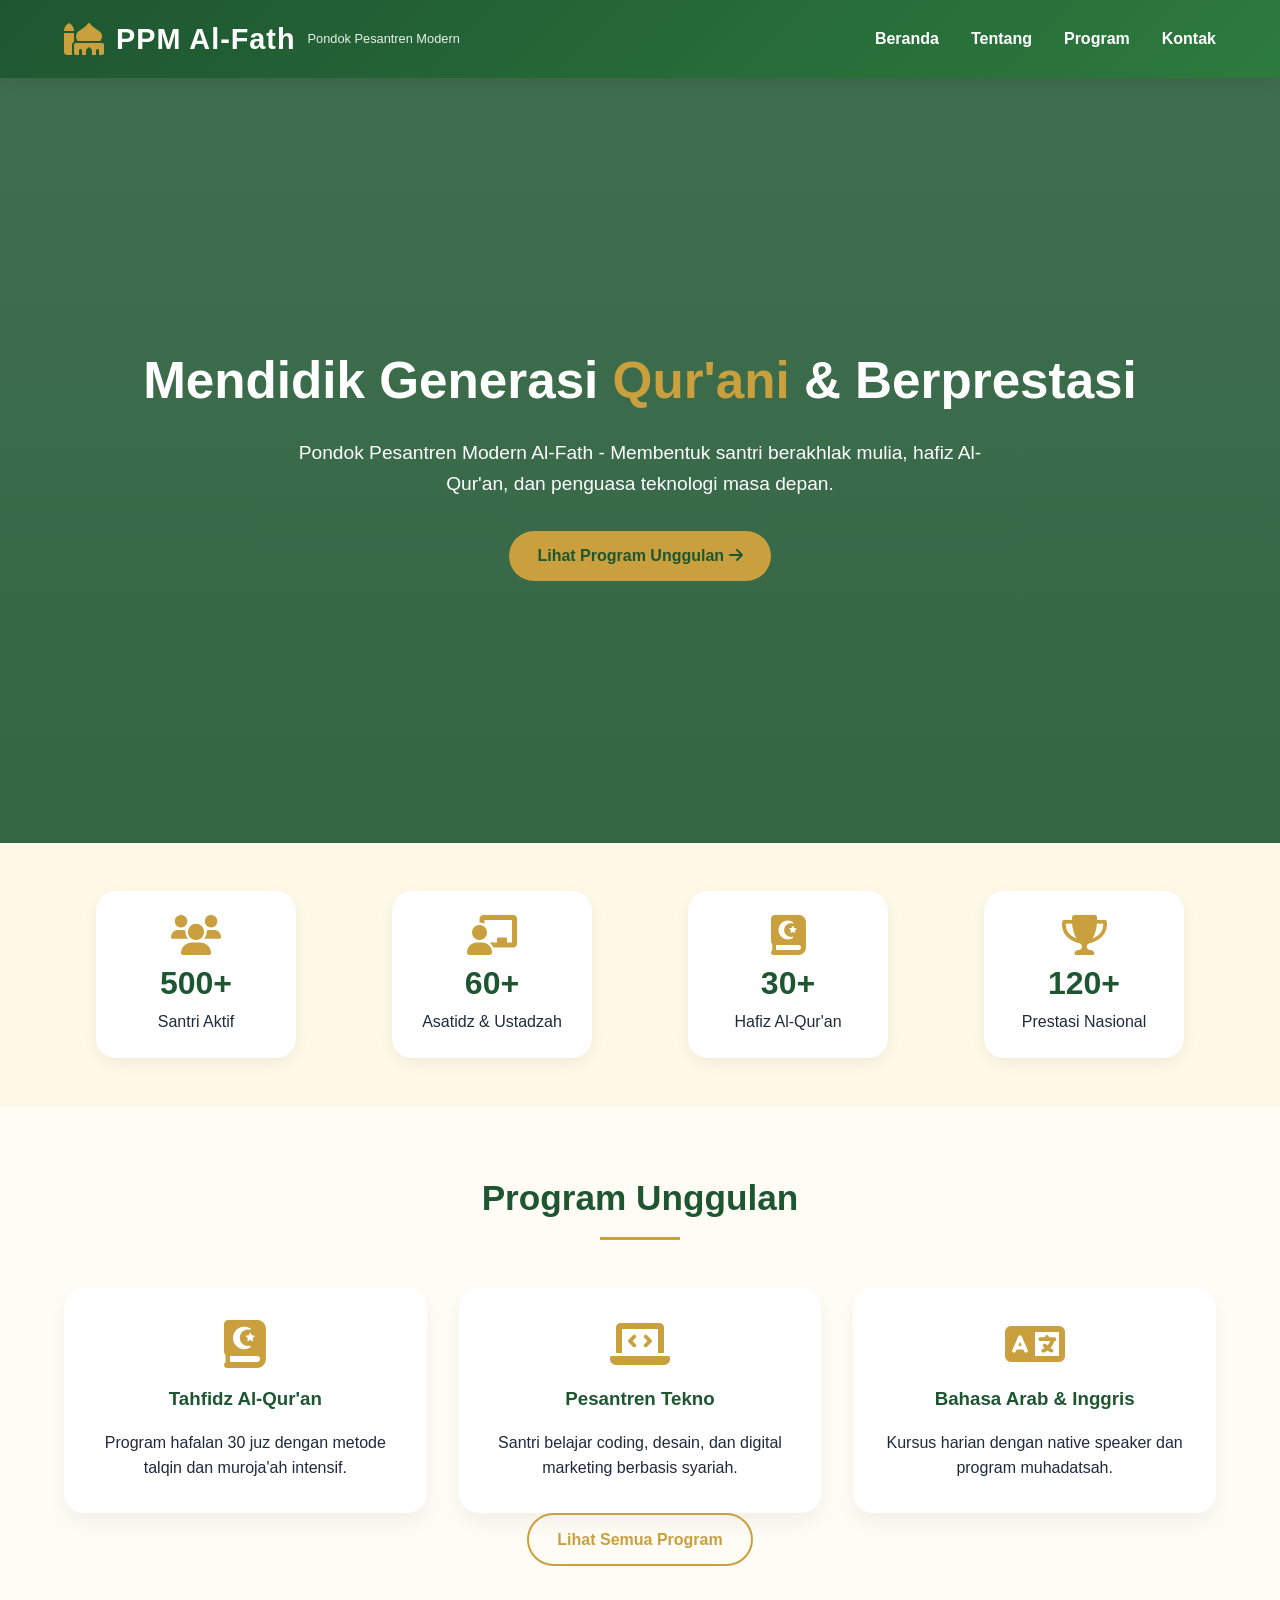
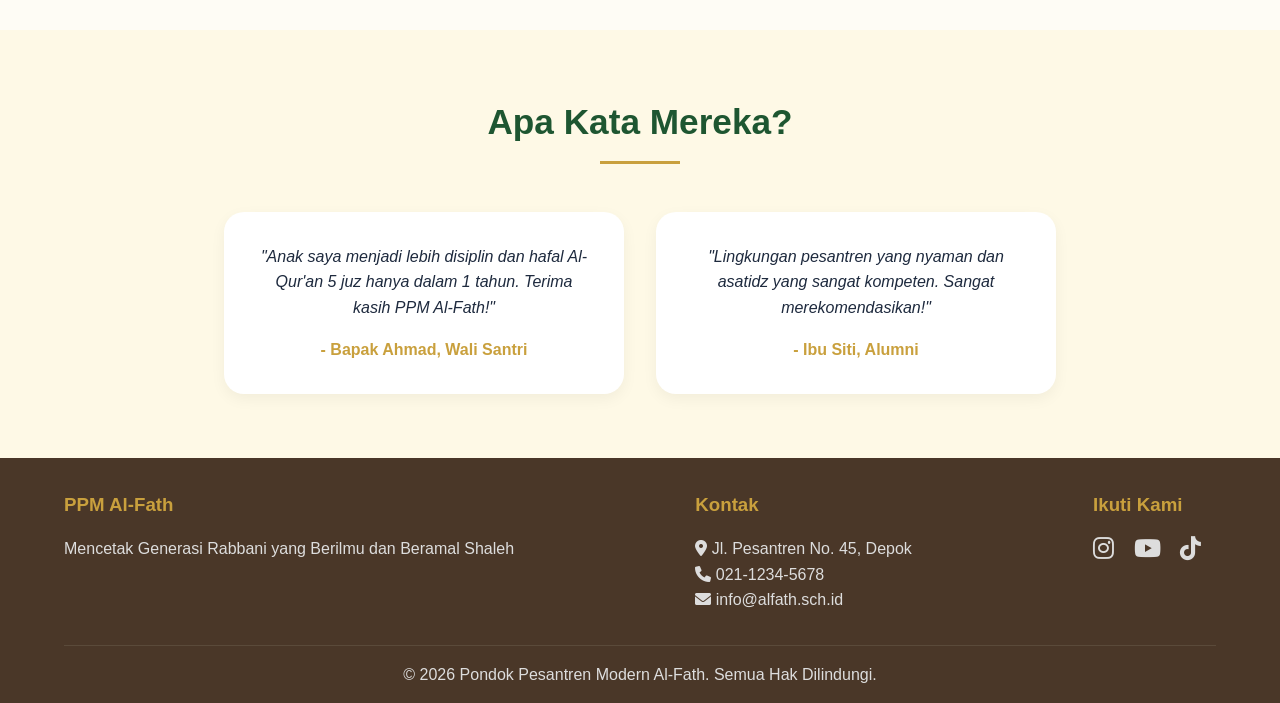
<file: index.html>
<!DOCTYPE html>
<html lang="id">
<head>
    <meta charset="UTF-8">
    <meta name="viewport" content="width=device-width, initial-scale=1.0">
    <title>Pondok Pesantren Modern Mazznav | Beranda</title>
    <link rel="stylesheet" href="style.css">
    <!-- Font Awesome untuk ikon -->
    <link rel="stylesheet" href="https://cdnjs.cloudflare.com/ajax/libs/font-awesome/6.0.0-beta3/css/all.min.css">
</head>
<body>

    <header>
        <div class="logo">
            <i class="fas fa-mosque"></i>
            <h1>PPM Al-Fath</h1>
            <p>Pondok Pesantren Modern</p>
        </div>
        <nav>
            <ul>
                <li><a href="index.html">Beranda</a></li>
                <li><a href="tentang.html">Tentang</a></li>
                <li><a href="program.html">Program</a></li>
                <li><a href="kontak.html">Kontak</a></li>
            </ul>
        </nav>
        <div class="menu-toggle" id="mobile-menu">
            <span class="bar"></span>
            <span class="bar"></span>
            <span class="bar"></span>
        </div>
    </header>

    <section class="hero">
        <div class="hero-content">
            <h2>Mendidik Generasi <span class="highlight">Qur'ani</span> & Berprestasi</h2>
            <p>Pondok Pesantren Modern Al-Fath - Membentuk santri berakhlak mulia, hafiz Al-Qur'an, dan penguasa teknologi masa depan.</p>
            <a href="program.html" class="btn">Lihat Program Unggulan <i class="fas fa-arrow-right"></i></a>
        </div>
    </section>

    <section class="stats">
        <div class="stat-card">
            <i class="fas fa-users"></i>
            <h3>500+</h3>
            <p>Santri Aktif</p>
        </div>
        <div class="stat-card">
            <i class="fas fa-chalkboard-teacher"></i>
            <h3>60+</h3>
            <p>Asatidz & Ustadzah</p>
        </div>
        <div class="stat-card">
            <i class="fas fa-book-quran"></i>
            <h3>30+</h3>
            <p>Hafiz Al-Qur'an</p>
        </div>
        <div class="stat-card">
            <i class="fas fa-trophy"></i>
            <h3>120+</h3>
            <p>Prestasi Nasional</p>
        </div>
    </section>

    <section class="programs-preview">
        <h2>Program Unggulan</h2>
        <div class="program-cards">
            <div class="card">
                <i class="fas fa-quran"></i>
                <h3>Tahfidz Al-Qur'an</h3>
                <p>Program hafalan 30 juz dengan metode talqin dan muroja'ah intensif.</p>
            </div>
            <div class="card">
                <i class="fas fa-laptop-code"></i>
                <h3>Pesantren Tekno</h3>
                <p>Santri belajar coding, desain, dan digital marketing berbasis syariah.</p>
            </div>
            <div class="card">
                <i class="fas fa-language"></i>
                <h3>Bahasa Arab & Inggris</h3>
                <p>Kursus harian dengan native speaker dan program muhadatsah.</p>
            </div>
        </div>
        <div class="text-center">
            <a href="program.html" class="btn btn-outline">Lihat Semua Program</a>
        </div>
    </section>

    <section class="testimoni">
        <h2>Apa Kata Mereka?</h2>
        <div class="testimoni-slider">
            <div class="testi-card">
                <p>"Anak saya menjadi lebih disiplin dan hafal Al-Qur'an 5 juz hanya dalam 1 tahun. Terima kasih PPM Al-Fath!"</p>
                <h4>- Bapak Ahmad, Wali Santri</h4>
            </div>
            <div class="testi-card">
                <p>"Lingkungan pesantren yang nyaman dan asatidz yang sangat kompeten. Sangat merekomendasikan!"</p>
                <h4>- Ibu Siti, Alumni</h4>
            </div>
        </div>
    </section>

    <footer>
        <div class="footer-content">
            <div class="footer-col">
                <h3>PPM Al-Fath</h3>
                <p>Mencetak Generasi Rabbani yang Berilmu dan Beramal Shaleh</p>
            </div>
            <div class="footer-col">
                <h3>Kontak</h3>
                <p><i class="fas fa-map-marker-alt"></i> Jl. Pesantren No. 45, Depok</p>
                <p><i class="fas fa-phone"></i> 021-1234-5678</p>
                <p><i class="fas fa-envelope"></i> info@alfath.sch.id</p>
            </div>
            <div class="footer-col">
                <h3>Ikuti Kami</h3>
                <div class="social-icons">
                    <i class="fab fa-instagram"></i>
                    <i class="fab fa-youtube"></i>
                    <i class="fab fa-tiktok"></i>
                </div>
            </div>
        </div>
        <p class="copyright">&copy; 2026 Pondok Pesantren Modern Al-Fath. Semua Hak Dilindungi.</p>
    </footer>

    <script src="script.js"></script>
</body>
</html>
</file>
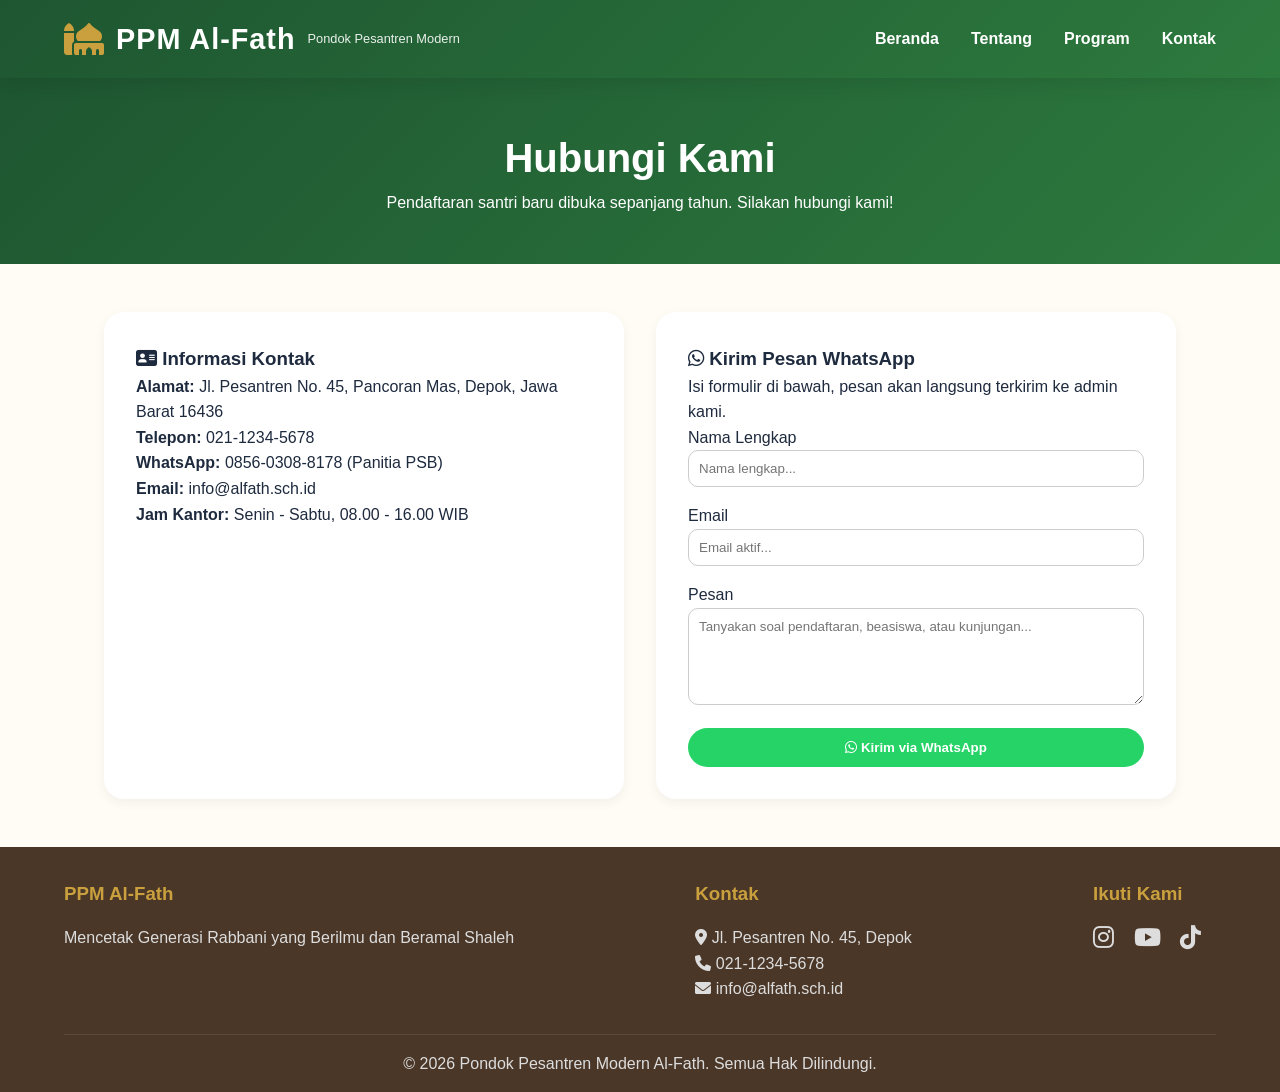
<file: kontak.html>
<!DOCTYPE html>
<html lang="id">
<head>
    <meta charset="UTF-8">
    <meta name="viewport" content="width=device-width, initial-scale=1.0">
    <title>Kontak - PPM Al-Fath</title>
    <link rel="stylesheet" href="style.css">
    <link rel="stylesheet" href="https://cdnjs.cloudflare.com/ajax/libs/font-awesome/6.0.0-beta3/css/all.min.css">
</head>
<body>

    <header>
        <div class="logo">
            <i class="fas fa-mosque"></i>
            <h1>PPM Al-Fath</h1>
            <p>Pondok Pesantren Modern</p>
        </div>
        <nav>
            <ul>
                <li><a href="index.html">Beranda</a></li>
                <li><a href="tentang.html">Tentang</a></li>
                <li><a href="program.html">Program</a></li>
                <li><a href="kontak.html">Kontak</a></li>
            </ul>
        </nav>
        <div class="menu-toggle" id="mobile-menu">
            <span class="bar"></span>
            <span class="bar"></span>
            <span class="bar"></span>
        </div>
    </header>

    <div class="page-header">
        <h2>Hubungi Kami</h2>
        <p>Pendaftaran santri baru dibuka sepanjang tahun. Silakan hubungi kami!</p>
    </div>

    <section class="content-section">
        <div class="contact-wrapper">
            <div class="contact-info">
                <h3><i class="fas fa-address-card"></i> Informasi Kontak</h3>
                <p><strong>Alamat:</strong> Jl. Pesantren No. 45, Pancoran Mas, Depok, Jawa Barat 16436</p>
                <p><strong>Telepon:</strong> 021-1234-5678</p>
                <p><strong>WhatsApp:</strong> 0856-0308-8178 (Panitia PSB)</p>
                <p><strong>Email:</strong> info@alfath.sch.id</p>
                <p><strong>Jam Kantor:</strong> Senin - Sabtu, 08.00 - 16.00 WIB</p>
                <div class="map-container">
                    <iframe src="https://www.google.com/maps/embed?pb=!1m18!1m12!1m3!1d126907.0506080345!2d106.74541571407334!3d-6.402484089965037!2m3!1f0!2f0!3f0!3m2!1i1024!2i768!4f13.1!3m3!1m2!1s0x2e69e95620a297d3%3A0x1cfd4042316fb217!2sDepok%2C%20Kota%20Depok%2C%20Jawa%20Barat!5e0!3m2!1sid!2sid!4v1684300000000!5m2!1sid!2sid" width="100%" height="200" style="border:0; border-radius: 8px;" allowfullscreen="" loading="lazy"></iframe>
                </div>
            </div>

            <div class="contact-form-container">
                <h3><i class="fab fa-whatsapp"></i> Kirim Pesan WhatsApp</h3>
                <p>Isi formulir di bawah, pesan akan langsung terkirim ke admin kami.</p>
                <form id="contact-form">
                    <div class="form-group">
                        <label>Nama Lengkap</label>
                        <input type="text" id="nama" placeholder="Nama lengkap..." required>
                    </div>
                    <div class="form-group">
                        <label>Email</label>
                        <input type="email" id="email" placeholder="Email aktif..." required>
                    </div>
                    <div class="form-group">
                        <label>Pesan</label>
                        <textarea id="pesan" rows="5" placeholder="Tanyakan soal pendaftaran, beasiswa, atau kunjungan..." required></textarea>
                    </div>
                    <button type="submit" class="btn btn-submit"><i class="fab fa-whatsapp"></i> Kirim via WhatsApp</button>
                </form>
            </div>
        </div>
    </section>

    <footer>
        <div class="footer-content">
            <div class="footer-col">
                <h3>PPM Al-Fath</h3>
                <p>Mencetak Generasi Rabbani yang Berilmu dan Beramal Shaleh</p>
            </div>
            <div class="footer-col">
                <h3>Kontak</h3>
                <p><i class="fas fa-map-marker-alt"></i> Jl. Pesantren No. 45, Depok</p>
                <p><i class="fas fa-phone"></i> 021-1234-5678</p>
                <p><i class="fas fa-envelope"></i> info@alfath.sch.id</p>
            </div>
            <div class="footer-col">
                <h3>Ikuti Kami</h3>
                <div class="social-icons">
                    <i class="fab fa-instagram"></i>
                    <i class="fab fa-youtube"></i>
                    <i class="fab fa-tiktok"></i>
                </div>
            </div>
        </div>
        <p class="copyright">&copy; 2026 Pondok Pesantren Modern Al-Fath. Semua Hak Dilindungi.</p>
    </footer>

    <script src="script.js"></script>
</body>
</html>
</file>
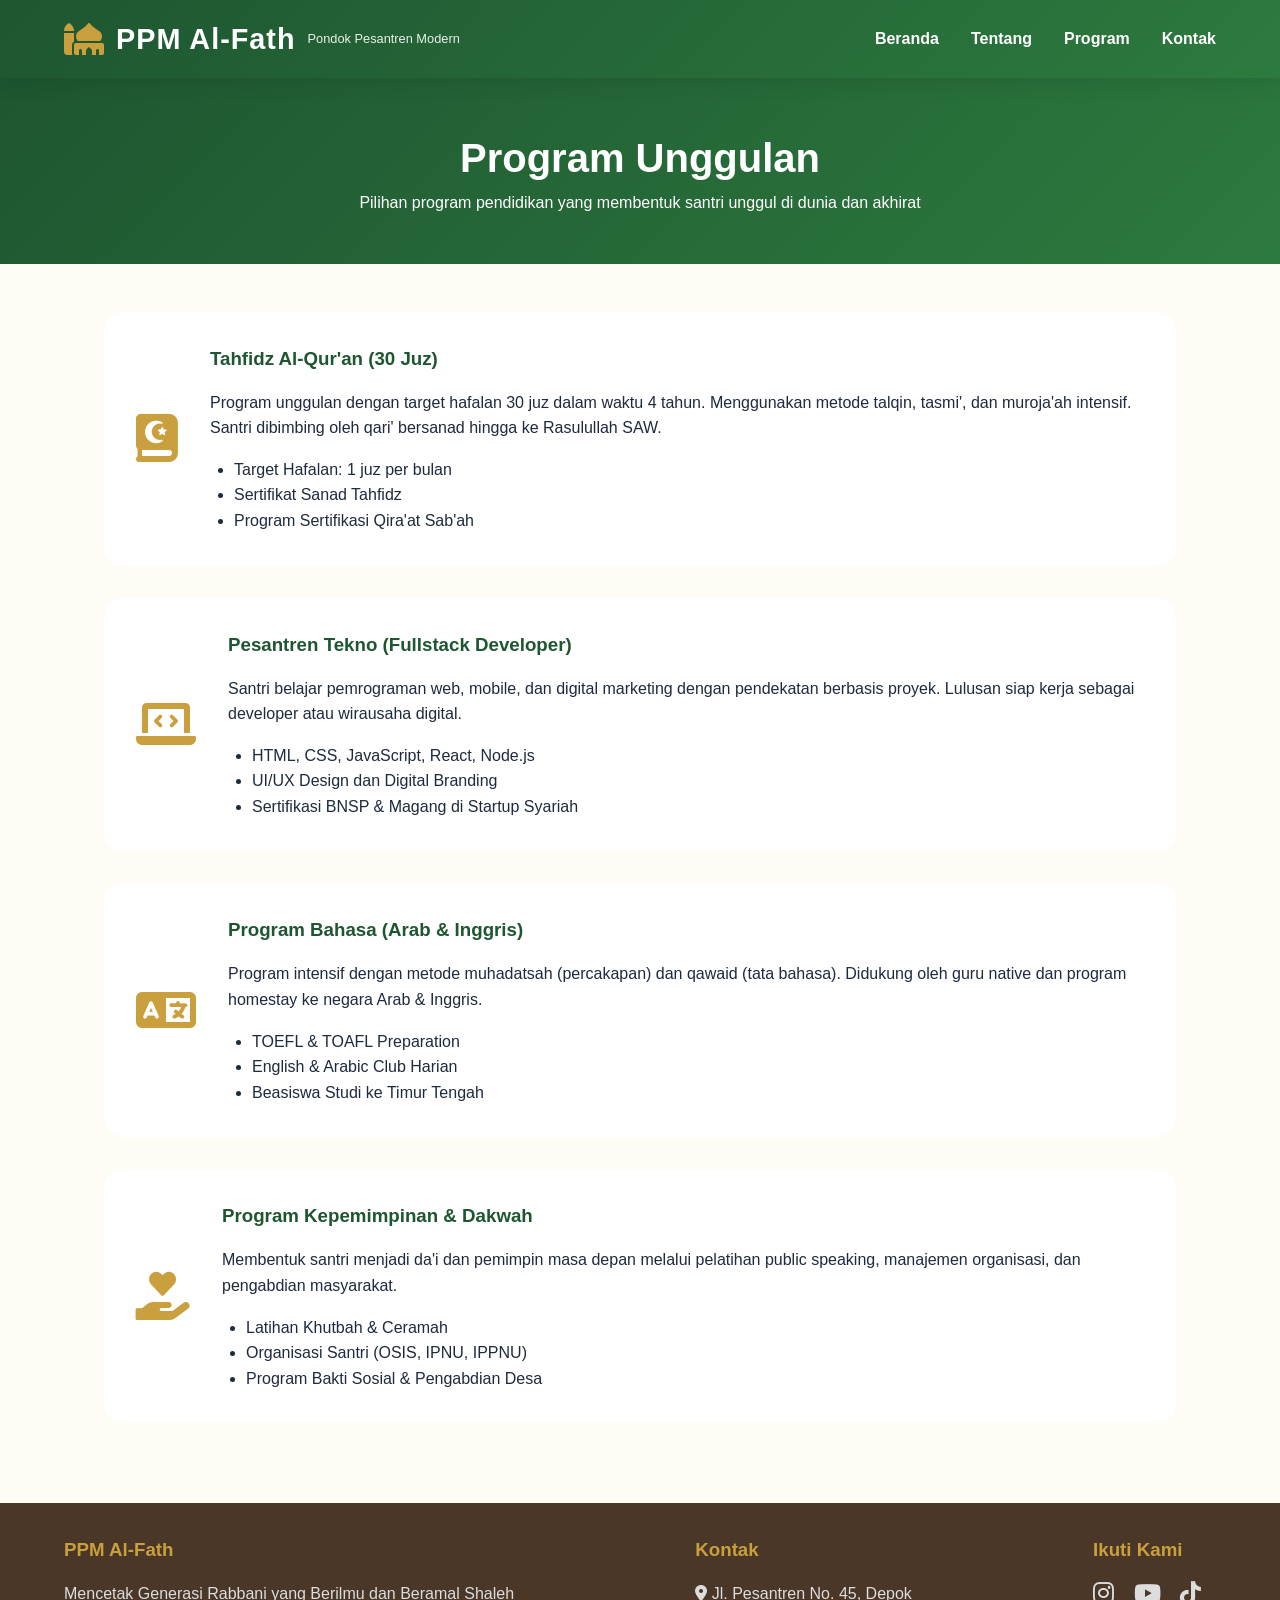
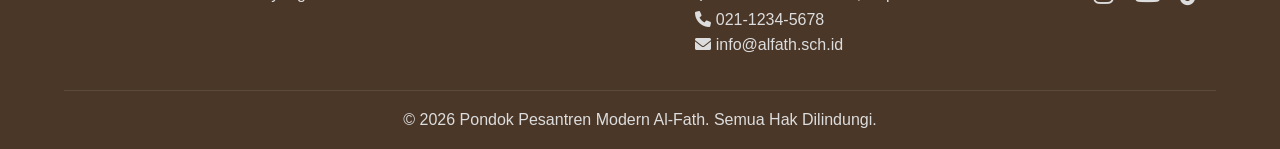
<file: program.html>
<!DOCTYPE html>
<html lang="id">
<head>
    <meta charset="UTF-8">
    <meta name="viewport" content="width=device-width, initial-scale=1.0">
    <title>Program - PPM Al-Fath</title>
    <link rel="stylesheet" href="style.css">
    <link rel="stylesheet" href="https://cdnjs.cloudflare.com/ajax/libs/font-awesome/6.0.0-beta3/css/all.min.css">
</head>
<body>

    <header>
        <div class="logo">
            <i class="fas fa-mosque"></i>
            <h1>PPM Al-Fath</h1>
            <p>Pondok Pesantren Modern</p>
        </div>
        <nav>
            <ul>
                <li><a href="index.html">Beranda</a></li>
                <li><a href="tentang.html">Tentang</a></li>
                <li><a href="program.html">Program</a></li>
                <li><a href="kontak.html">Kontak</a></li>
            </ul>
        </nav>
        <div class="menu-toggle" id="mobile-menu">
            <span class="bar"></span>
            <span class="bar"></span>
            <span class="bar"></span>
        </div>
    </header>

    <div class="page-header">
        <h2>Program Unggulan</h2>
        <p>Pilihan program pendidikan yang membentuk santri unggul di dunia dan akhirat</p>
    </div>

    <section class="content-section">
        <div class="major-detail">
            <div class="major-icon"><i class="fas fa-quran fa-3x"></i></div>
            <div class="major-info">
                <h3>Tahfidz Al-Qur'an (30 Juz)</h3>
                <p>Program unggulan dengan target hafalan 30 juz dalam waktu 4 tahun. Menggunakan metode talqin, tasmi', dan muroja'ah intensif. Santri dibimbing oleh qari' bersanad hingga ke Rasulullah SAW.</p>
                <ul>
                    <li>Target Hafalan: 1 juz per bulan</li>
                    <li>Sertifikat Sanad Tahfidz</li>
                    <li>Program Sertifikasi Qira'at Sab'ah</li>
                </ul>
            </div>
        </div>

        <div class="major-detail">
            <div class="major-icon"><i class="fas fa-laptop-code fa-3x"></i></div>
            <div class="major-info">
                <h3>Pesantren Tekno (Fullstack Developer)</h3>
                <p>Santri belajar pemrograman web, mobile, dan digital marketing dengan pendekatan berbasis proyek. Lulusan siap kerja sebagai developer atau wirausaha digital.</p>
                <ul>
                    <li>HTML, CSS, JavaScript, React, Node.js</li>
                    <li>UI/UX Design dan Digital Branding</li>
                    <li>Sertifikasi BNSP & Magang di Startup Syariah</li>
                </ul>
            </div>
        </div>

        <div class="major-detail">
            <div class="major-icon"><i class="fas fa-language fa-3x"></i></div>
            <div class="major-info">
                <h3>Program Bahasa (Arab & Inggris)</h3>
                <p>Program intensif dengan metode muhadatsah (percakapan) dan qawaid (tata bahasa). Didukung oleh guru native dan program homestay ke negara Arab & Inggris.</p>
                <ul>
                    <li>TOEFL & TOAFL Preparation</li>
                    <li>English & Arabic Club Harian</li>
                    <li>Beasiswa Studi ke Timur Tengah</li>
                </ul>
            </div>
        </div>

        <div class="major-detail">
            <div class="major-icon"><i class="fas fa-hand-holding-heart fa-3x"></i></div>
            <div class="major-info">
                <h3>Program Kepemimpinan & Dakwah</h3>
                <p>Membentuk santri menjadi da'i dan pemimpin masa depan melalui pelatihan public speaking, manajemen organisasi, dan pengabdian masyarakat.</p>
                <ul>
                    <li>Latihan Khutbah & Ceramah</li>
                    <li>Organisasi Santri (OSIS, IPNU, IPPNU)</li>
                    <li>Program Bakti Sosial & Pengabdian Desa</li>
                </ul>
            </div>
        </div>
    </section>

    <footer>
        <div class="footer-content">
            <div class="footer-col">
                <h3>PPM Al-Fath</h3>
                <p>Mencetak Generasi Rabbani yang Berilmu dan Beramal Shaleh</p>
            </div>
            <div class="footer-col">
                <h3>Kontak</h3>
                <p><i class="fas fa-map-marker-alt"></i> Jl. Pesantren No. 45, Depok</p>
                <p><i class="fas fa-phone"></i> 021-1234-5678</p>
                <p><i class="fas fa-envelope"></i> info@alfath.sch.id</p>
            </div>
            <div class="footer-col">
                <h3>Ikuti Kami</h3>
                <div class="social-icons">
                    <i class="fab fa-instagram"></i>
                    <i class="fab fa-youtube"></i>
                    <i class="fab fa-tiktok"></i>
                </div>
            </div>
        </div>
        <p class="copyright">&copy; 2026 Pondok Pesantren Modern Al-Fath. Semua Hak Dilindungi.</p>
    </footer>

    <script src="script.js"></script>
</body>
</html>
</file>
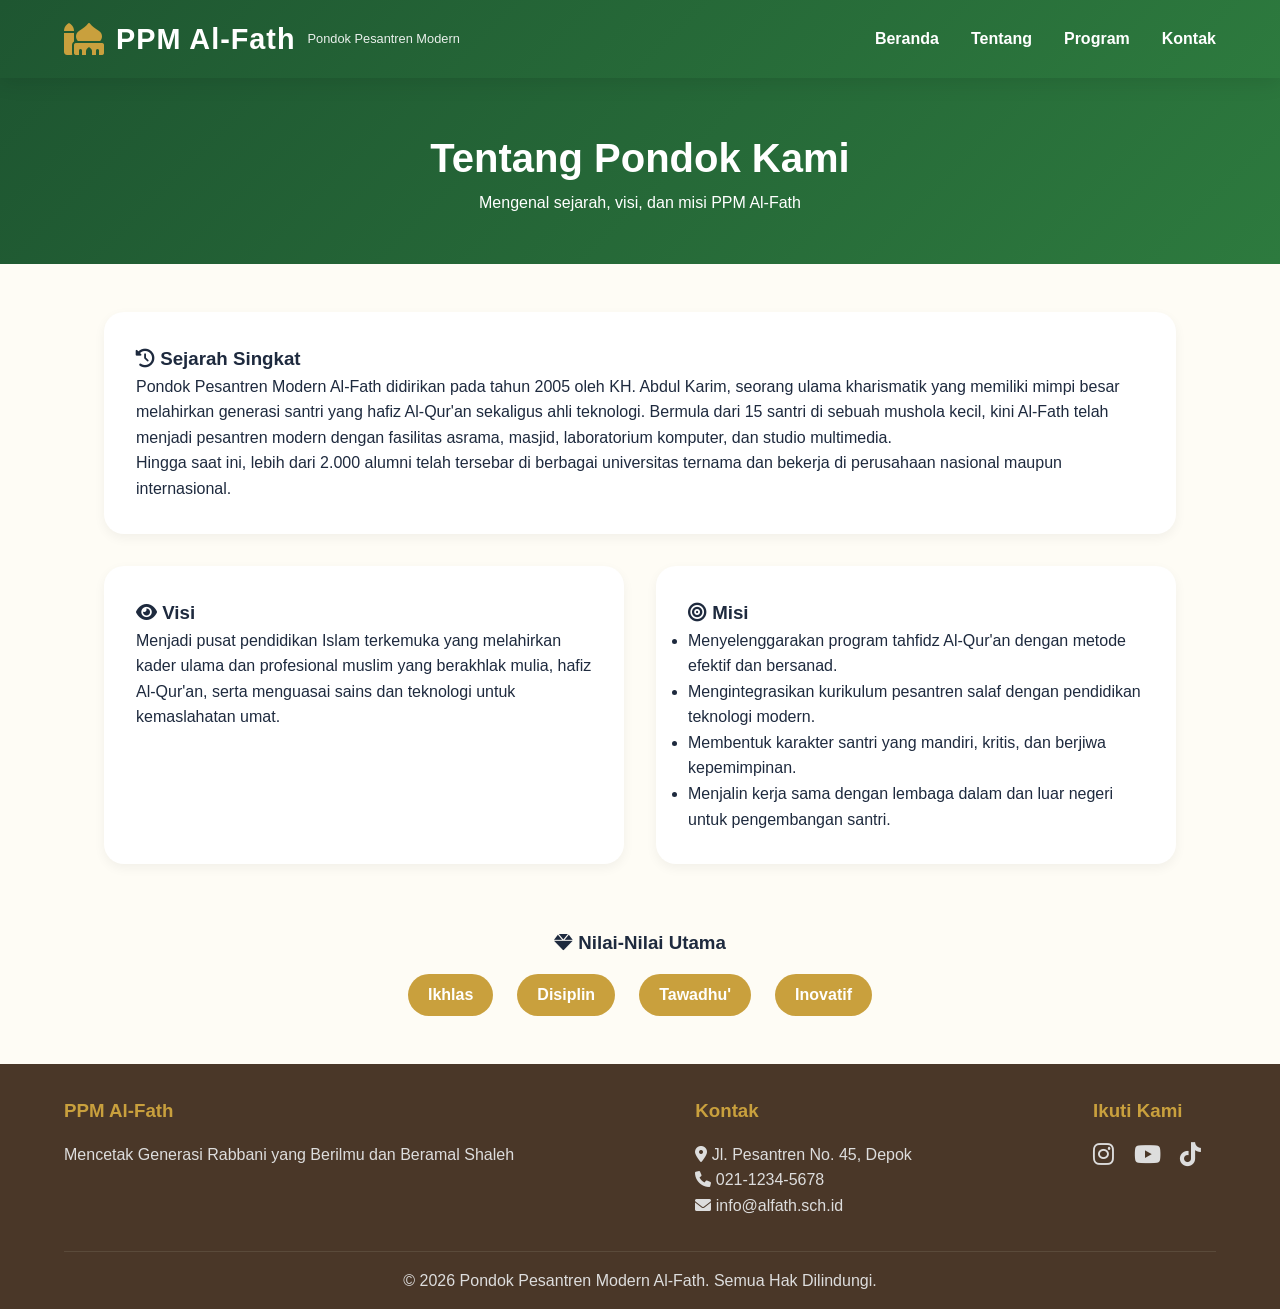
<file: tentang.html>
<!DOCTYPE html>
<html lang="id">
<head>
    <meta charset="UTF-8">
    <meta name="viewport" content="width=device-width, initial-scale=1.0">
    <title>Tentang - PPM Al-Fath</title>
    <link rel="stylesheet" href="style.css">
    <link rel="stylesheet" href="https://cdnjs.cloudflare.com/ajax/libs/font-awesome/6.0.0-beta3/css/all.min.css">
</head>
<body>

    <header>
        <div class="logo">
            <i class="fas fa-mosque"></i>
            <h1>PPM Al-Fath</h1>
            <p>Pondok Pesantren Modern</p>
        </div>
        <nav>
            <ul>
                <li><a href="index.html">Beranda</a></li>
                <li><a href="tentang.html">Tentang</a></li>
                <li><a href="program.html">Program</a></li>
                <li><a href="kontak.html">Kontak</a></li>
            </ul>
        </nav>
        <div class="menu-toggle" id="mobile-menu">
            <span class="bar"></span>
            <span class="bar"></span>
            <span class="bar"></span>
        </div>
    </header>

    <div class="page-header">
        <h2>Tentang Pondok Kami</h2>
        <p>Mengenal sejarah, visi, dan misi PPM Al-Fath</p>
    </div>

    <section class="content-section">
        <div class="about-detail">
            <h3><i class="fas fa-history"></i> Sejarah Singkat</h3>
            <p>Pondok Pesantren Modern Al-Fath didirikan pada tahun 2005 oleh KH. Abdul Karim, seorang ulama kharismatik yang memiliki mimpi besar melahirkan generasi santri yang hafiz Al-Qur'an sekaligus ahli teknologi. Bermula dari 15 santri di sebuah mushola kecil, kini Al-Fath telah menjadi pesantren modern dengan fasilitas asrama, masjid, laboratorium komputer, dan studio multimedia.</p>
            <p>Hingga saat ini, lebih dari 2.000 alumni telah tersebar di berbagai universitas ternama dan bekerja di perusahaan nasional maupun internasional.</p>
        </div>

        <div class="vision-mission">
            <div class="vision">
                <h3><i class="fas fa-eye"></i> Visi</h3>
                <p>Menjadi pusat pendidikan Islam terkemuka yang melahirkan kader ulama dan profesional muslim yang berakhlak mulia, hafiz Al-Qur'an, serta menguasai sains dan teknologi untuk kemaslahatan umat.</p>
            </div>
            <div class="mission">
                <h3><i class="fas fa-bullseye"></i> Misi</h3>
                <ul>
                    <li>Menyelenggarakan program tahfidz Al-Qur'an dengan metode efektif dan bersanad.</li>
                    <li>Mengintegrasikan kurikulum pesantren salaf dengan pendidikan teknologi modern.</li>
                    <li>Membentuk karakter santri yang mandiri, kritis, dan berjiwa kepemimpinan.</li>
                    <li>Menjalin kerja sama dengan lembaga dalam dan luar negeri untuk pengembangan santri.</li>
                </ul>
            </div>
        </div>

        <div class="nilai-utama">
            <h3><i class="fas fa-gem"></i> Nilai-Nilai Utama</h3>
            <div class="nilai-grid">
                <div class="nilai-item">Ikhlas</div>
                <div class="nilai-item">Disiplin</div>
                <div class="nilai-item">Tawadhu'</div>
                <div class="nilai-item">Inovatif</div>
            </div>
        </div>
    </section>

    <footer>
        <div class="footer-content">
            <div class="footer-col">
                <h3>PPM Al-Fath</h3>
                <p>Mencetak Generasi Rabbani yang Berilmu dan Beramal Shaleh</p>
            </div>
            <div class="footer-col">
                <h3>Kontak</h3>
                <p><i class="fas fa-map-marker-alt"></i> Jl. Pesantren No. 45, Depok</p>
                <p><i class="fas fa-phone"></i> 021-1234-5678</p>
                <p><i class="fas fa-envelope"></i> info@alfath.sch.id</p>
            </div>
            <div class="footer-col">
                <h3>Ikuti Kami</h3>
                <div class="social-icons">
                    <i class="fab fa-instagram"></i>
                    <i class="fab fa-youtube"></i>
                    <i class="fab fa-tiktok"></i>
                </div>
            </div>
        </div>
        <p class="copyright">&copy; 2026 Pondok Pesantren Modern Al-Fath. Semua Hak Dilindungi.</p>
    </footer>

    <script src="script.js"></script>
</body>
</html>
</file>
<file: style.css>
* {
    margin: 0;
    padding: 0;
    box-sizing: border-box;
    font-family: 'Segoe UI', 'Poppins', Tahoma, Geneva, Verdana, sans-serif;
}

html {
    scroll-behavior: smooth;
}

body {
    line-height: 1.6;
    color: #1e2a3e;
    background-color: #fefcf5;
}

:root {
    --primary-green: #1e5631;
    --secondary-green: #2d7a3e;
    --gold: #c9a03d;
    --cream: #fef9e6;
    --dark-brown: #4a3728;
    --soft-white: #ffffff;
}

/* Header */
header {
    background: linear-gradient(135deg, var(--primary-green), var(--secondary-green));
    color: white;
    display: flex;
    justify-content: space-between;
    align-items: center;
    padding: 1rem 5%;
    position: sticky;
    top: 0;
    z-index: 1000;
    box-shadow: 0 4px 20px rgba(0,0,0,0.1);
}

.logo {
    display: flex;
    align-items: center;
    gap: 12px;
}

.logo i {
    font-size: 2rem;
    color: var(--gold);
}

.logo h1 {
    font-size: 1.8rem;
    letter-spacing: 1px;
}

.logo p {
    font-size: 0.8rem;
    opacity: 0.9;
}

nav ul {
    display: flex;
    list-style: none;
    gap: 2rem;
}

nav ul li a {
    color: white;
    text-decoration: none;
    font-weight: 600;
    transition: all 0.3s;
    padding: 8px 0;
}

nav ul li a:hover {
    color: var(--gold);
    border-bottom: 2px solid var(--gold);
}

.menu-toggle {
    display: none;
    flex-direction: column;
    gap: 5px;
    cursor: pointer;
}

.menu-toggle .bar {
    width: 28px;
    height: 3px;
    background: white;
    border-radius: 5px;
}

/* Hero */
.hero {
    background: linear-gradient(rgba(30, 86, 49, 0.85), rgba(30, 86, 49, 0.9)), url('https://images.unsplash.com/photo-1584555614926-6f6f4c3f05a5?ixlib=rb-4.0.3&auto=format&fit=crop&w=1920&q=80');
    background-size: cover;
    background-position: center;
    height: 85vh;
    display: flex;
    align-items: center;
    justify-content: center;
    text-align: center;
    color: white;
}

.hero-content h2 {
    font-size: 3.2rem;
    margin-bottom: 1rem;
}

.highlight {
    color: var(--gold);
}

.hero-content p {
    font-size: 1.2rem;
    max-width: 700px;
    margin: 0 auto 2rem;
}

.btn {
    display: inline-block;
    background: var(--gold);
    color: var(--primary-green);
    padding: 12px 28px;
    border-radius: 40px;
    text-decoration: none;
    font-weight: bold;
    transition: 0.3s;
    border: none;
    cursor: pointer;
}

.btn:hover {
    background: #b8860b;
    transform: translateY(-3px);
    color: white;
}

.btn-outline {
    background: transparent;
    border: 2px solid var(--gold);
    color: var(--gold);
}

.btn-outline:hover {
    background: var(--gold);
    color: var(--primary-green);
}

/* Stats Section */
.stats {
    display: flex;
    justify-content: space-around;
    flex-wrap: wrap;
    padding: 3rem 5%;
    background: var(--cream);
    gap: 2rem;
}

.stat-card {
    text-align: center;
    background: white;
    padding: 1.5rem;
    border-radius: 20px;
    width: 200px;
    box-shadow: 0 5px 15px rgba(0,0,0,0.05);
}

.stat-card i {
    font-size: 2.5rem;
    color: var(--gold);
}

.stat-card h3 {
    font-size: 2rem;
    color: var(--primary-green);
}

/* Program Preview */
.programs-preview {
    padding: 4rem 5%;
    text-align: center;
}

.programs-preview h2, .testimoni h2 {
    font-size: 2.2rem;
    color: var(--primary-green);
    margin-bottom: 3rem;
    position: relative;
}

.programs-preview h2:after, .testimoni h2:after {
    content: '';
    display: block;
    width: 80px;
    height: 3px;
    background: var(--gold);
    margin: 10px auto;
}

.program-cards {
    display: grid;
    grid-template-columns: repeat(auto-fit, minmax(280px, 1fr));
    gap: 2rem;
}

.card {
    background: white;
    padding: 2rem;
    border-radius: 20px;
    box-shadow: 0 10px 20px rgba(0,0,0,0.05);
    transition: transform 0.3s;
}

.card:hover {
    transform: translateY(-8px);
}

.card i {
    font-size: 3rem;
    color: var(--gold);
    margin-bottom: 1rem;
}

.card h3 {
    color: var(--primary-green);
    margin-bottom: 1rem;
}

/* Testimoni */
.testimoni {
    background: var(--cream);
    padding: 4rem 5%;
    text-align: center;
}

.testimoni-slider {
    display: flex;
    justify-content: center;
    gap: 2rem;
    flex-wrap: wrap;
}

.testi-card {
    background: white;
    padding: 2rem;
    border-radius: 20px;
    max-width: 400px;
    box-shadow: 0 5px 15px rgba(0,0,0,0.05);
}

.testi-card p {
    font-style: italic;
    margin-bottom: 1rem;
}

.testi-card h4 {
    color: var(--gold);
}

/* Footer */
footer {
    background: var(--dark-brown);
    color: #ddd;
    padding: 2rem 5% 1rem;
}

.footer-content {
    display: flex;
    flex-wrap: wrap;
    justify-content: space-between;
    gap: 2rem;
    margin-bottom: 2rem;
}

.footer-col h3 {
    color: var(--gold);
    margin-bottom: 1rem;
}

.social-icons i {
    font-size: 1.5rem;
    margin-right: 15px;
    cursor: pointer;
    transition: 0.3s;
}

.social-icons i:hover {
    color: var(--gold);
}

.copyright {
    text-align: center;
    border-top: 1px solid #5a4a3a;
    padding-top: 1rem;
}

/* Page Header */
.page-header {
    background: linear-gradient(135deg, var(--primary-green), var(--secondary-green));
    color: white;
    text-align: center;
    padding: 3rem;
}

.page-header h2 {
    font-size: 2.5rem;
}

/* Content Section */
.content-section {
    max-width: 1200px;
    margin: 0 auto;
    padding: 3rem 5%;
}

.about-detail, .vision, .mission {
    background: white;
    padding: 2rem;
    border-radius: 20px;
    margin-bottom: 2rem;
    box-shadow: 0 4px 12px rgba(0,0,0,0.05);
}

.vision-mission {
    display: flex;
    gap: 2rem;
    flex-wrap: wrap;
}

.vision, .mission {
    flex: 1;
}

.nilai-utama {
    text-align: center;
    margin-top: 2rem;
}

.nilai-grid {
    display: flex;
    justify-content: center;
    gap: 1.5rem;
    flex-wrap: wrap;
    margin-top: 1rem;
}

.nilai-item {
    background: var(--gold);
    color: white;
    padding: 8px 20px;
    border-radius: 40px;
    font-weight: bold;
}

/* Program Detail */
.major-detail {
    display: flex;
    gap: 2rem;
    background: white;
    padding: 2rem;
    border-radius: 20px;
    margin-bottom: 2rem;
    align-items: center;
    flex-wrap: wrap;
}

.major-icon i {
    color: var(--gold);
}

.major-info {
    flex: 1;
}

.major-info h3 {
    color: var(--primary-green);
    margin-bottom: 1rem;
}

.major-info ul {
    margin-left: 1.5rem;
    margin-top: 1rem;
}

/* Contact */
.contact-wrapper {
    display: flex;
    flex-wrap: wrap;
    gap: 2rem;
}

.contact-info, .contact-form-container {
    background: white;
    padding: 2rem;
    border-radius: 20px;
    flex: 1;
    box-shadow: 0 4px 12px rgba(0,0,0,0.05);
}

.form-group {
    margin-bottom: 1rem;
}

.form-group input, .form-group textarea {
    width: 100%;
    padding: 10px;
    border: 1px solid #ccc;
    border-radius: 10px;
}

.btn-submit {
    background: #25D366;
    color: white;
    width: 100%;
}

/* Responsive */
@media (max-width: 768px) {
    .menu-toggle {
        display: flex;
    }
    nav ul {
        display: none;
        flex-direction: column;
        position: absolute;
        top: 80px;
        left: 0;
        width: 100%;
        background: var(--primary-green);
        text-align: center;
        padding: 1rem 0;
    }
    nav ul.active {
        display: flex;
    }
    .hero-content h2 {
        font-size: 2rem;
    }
}
</file>
